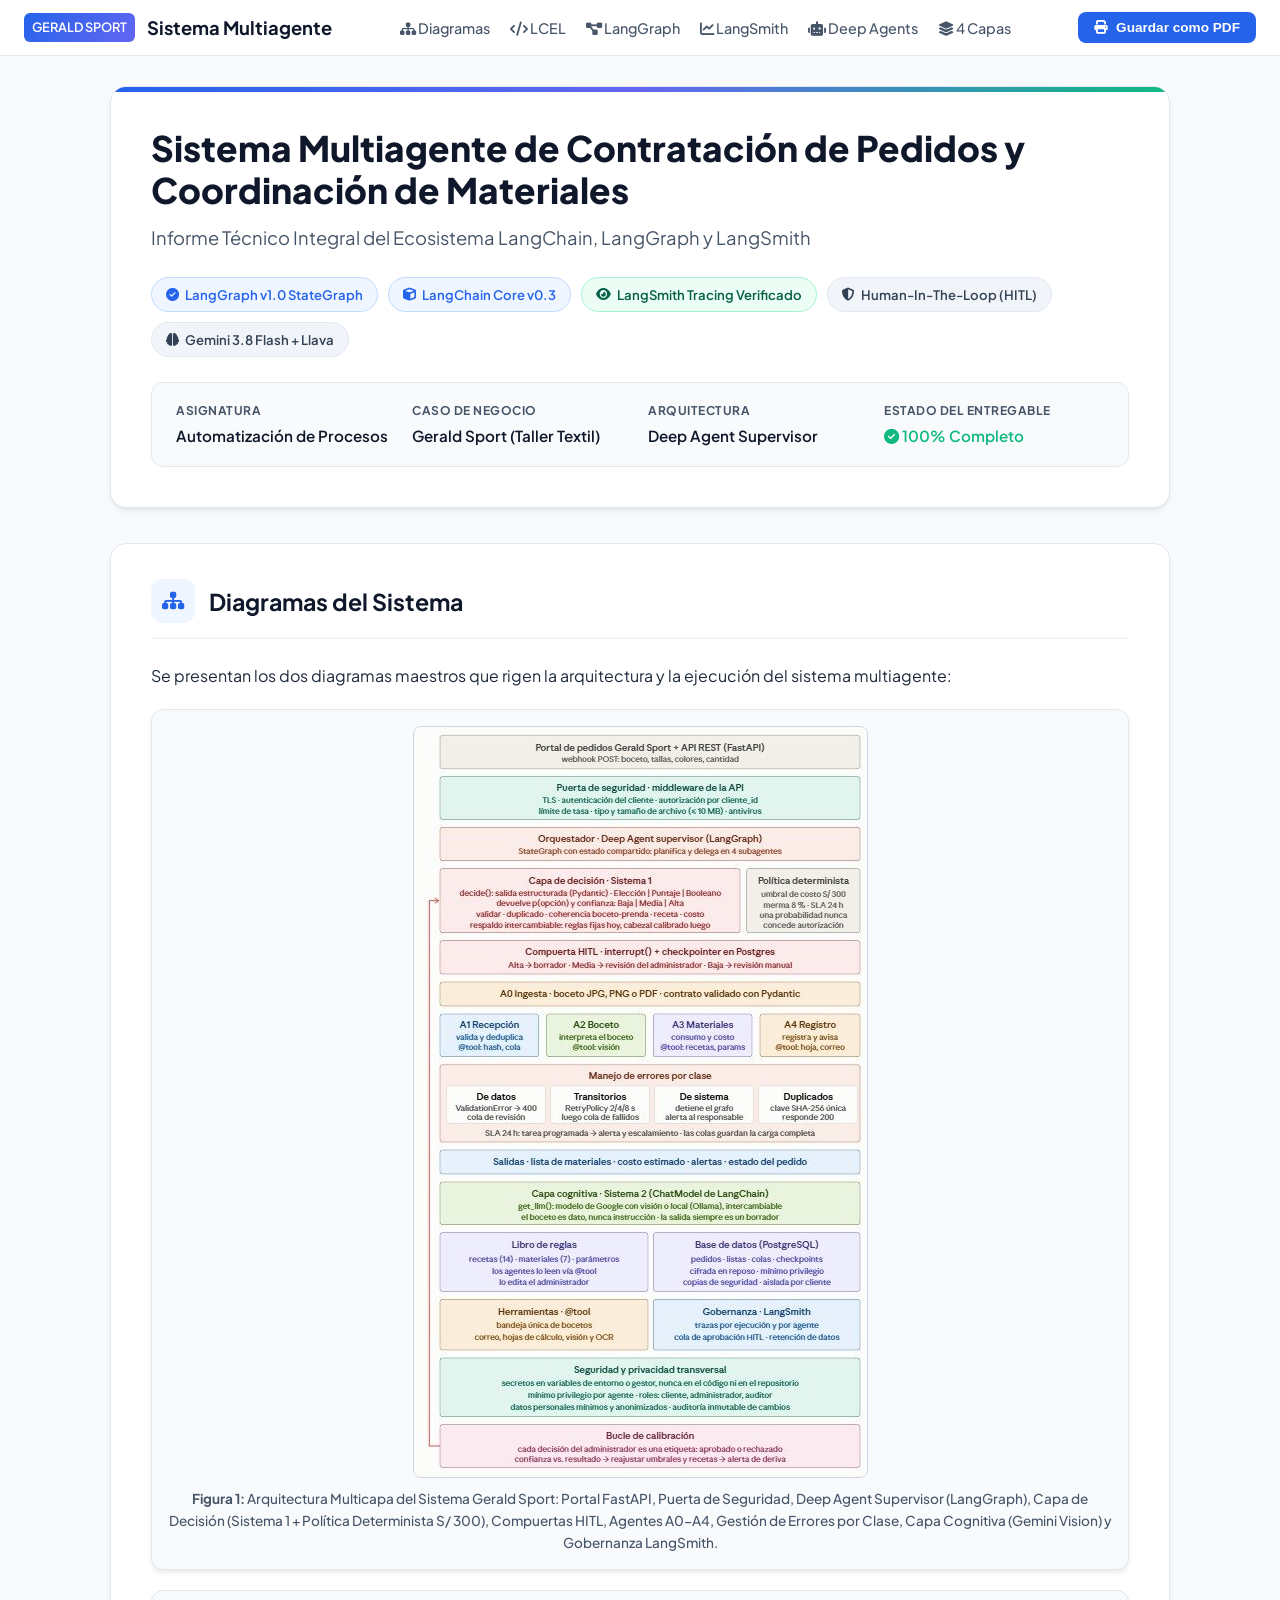
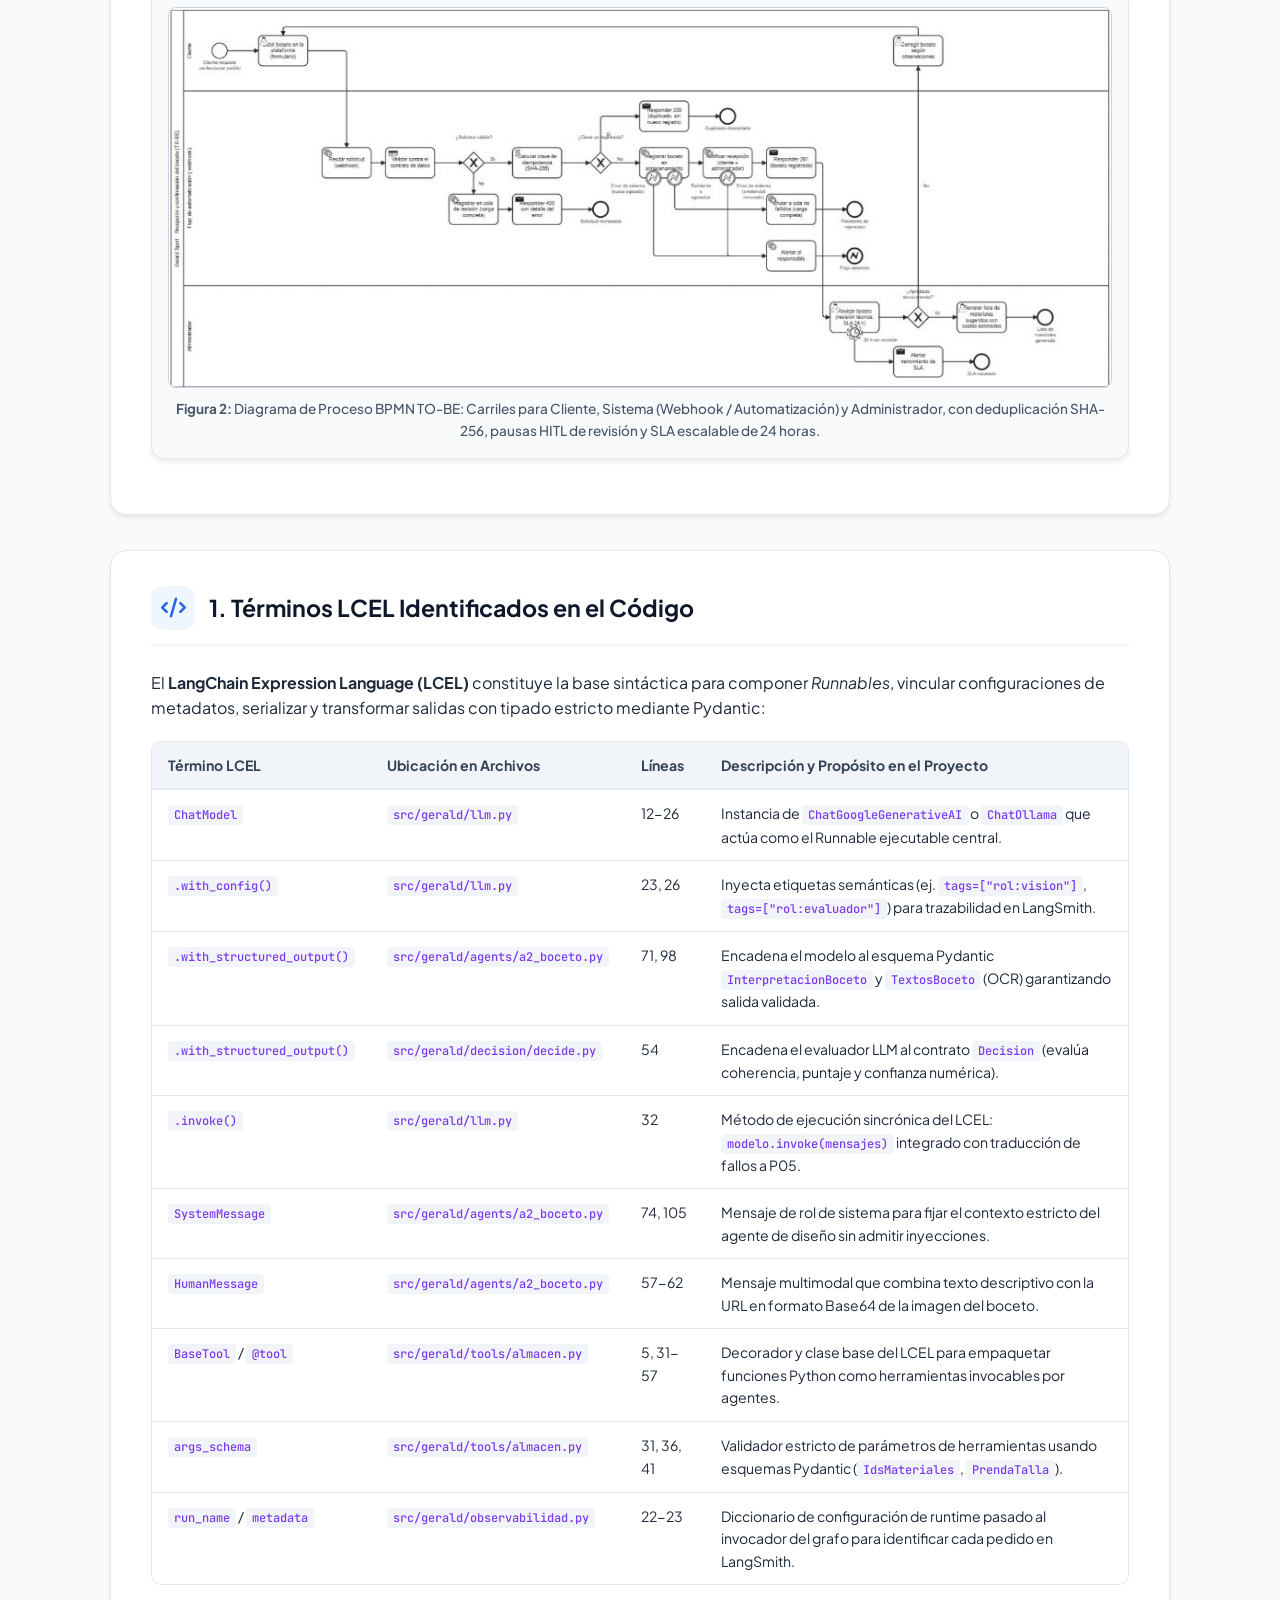
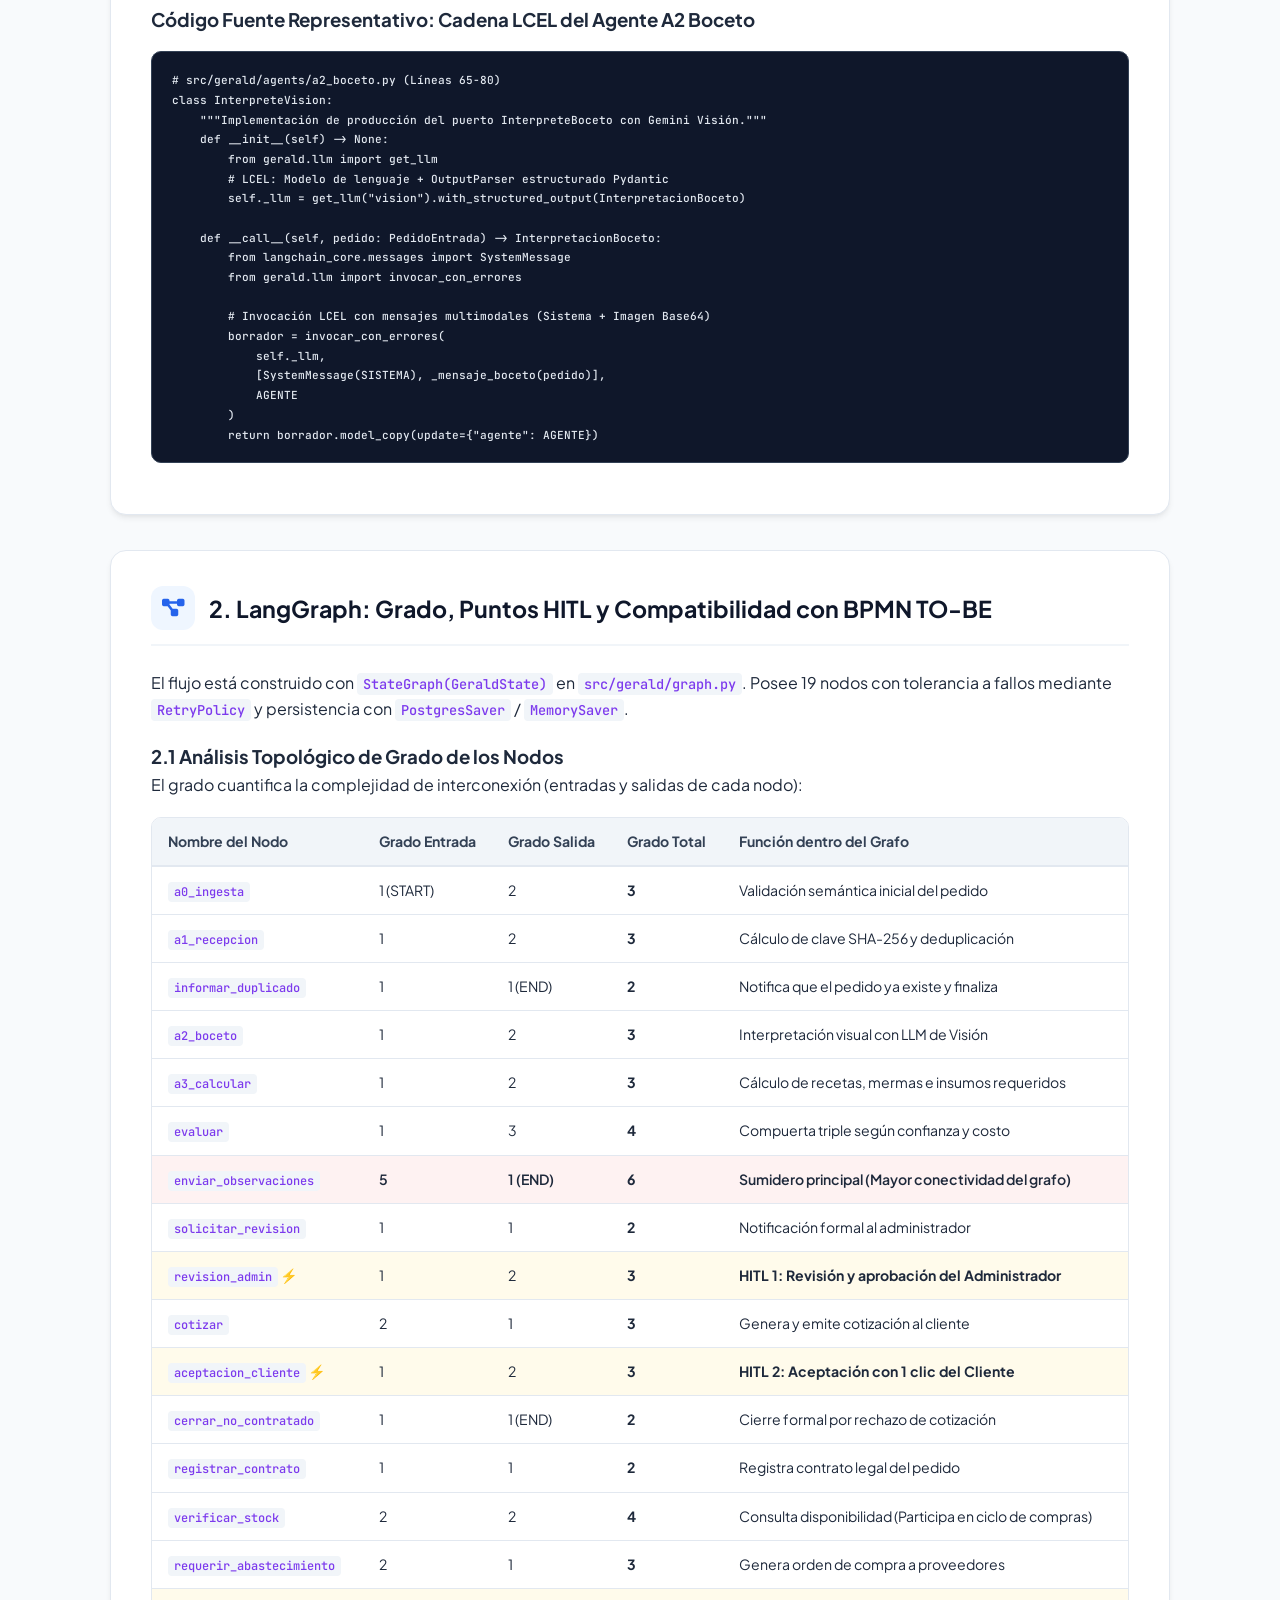
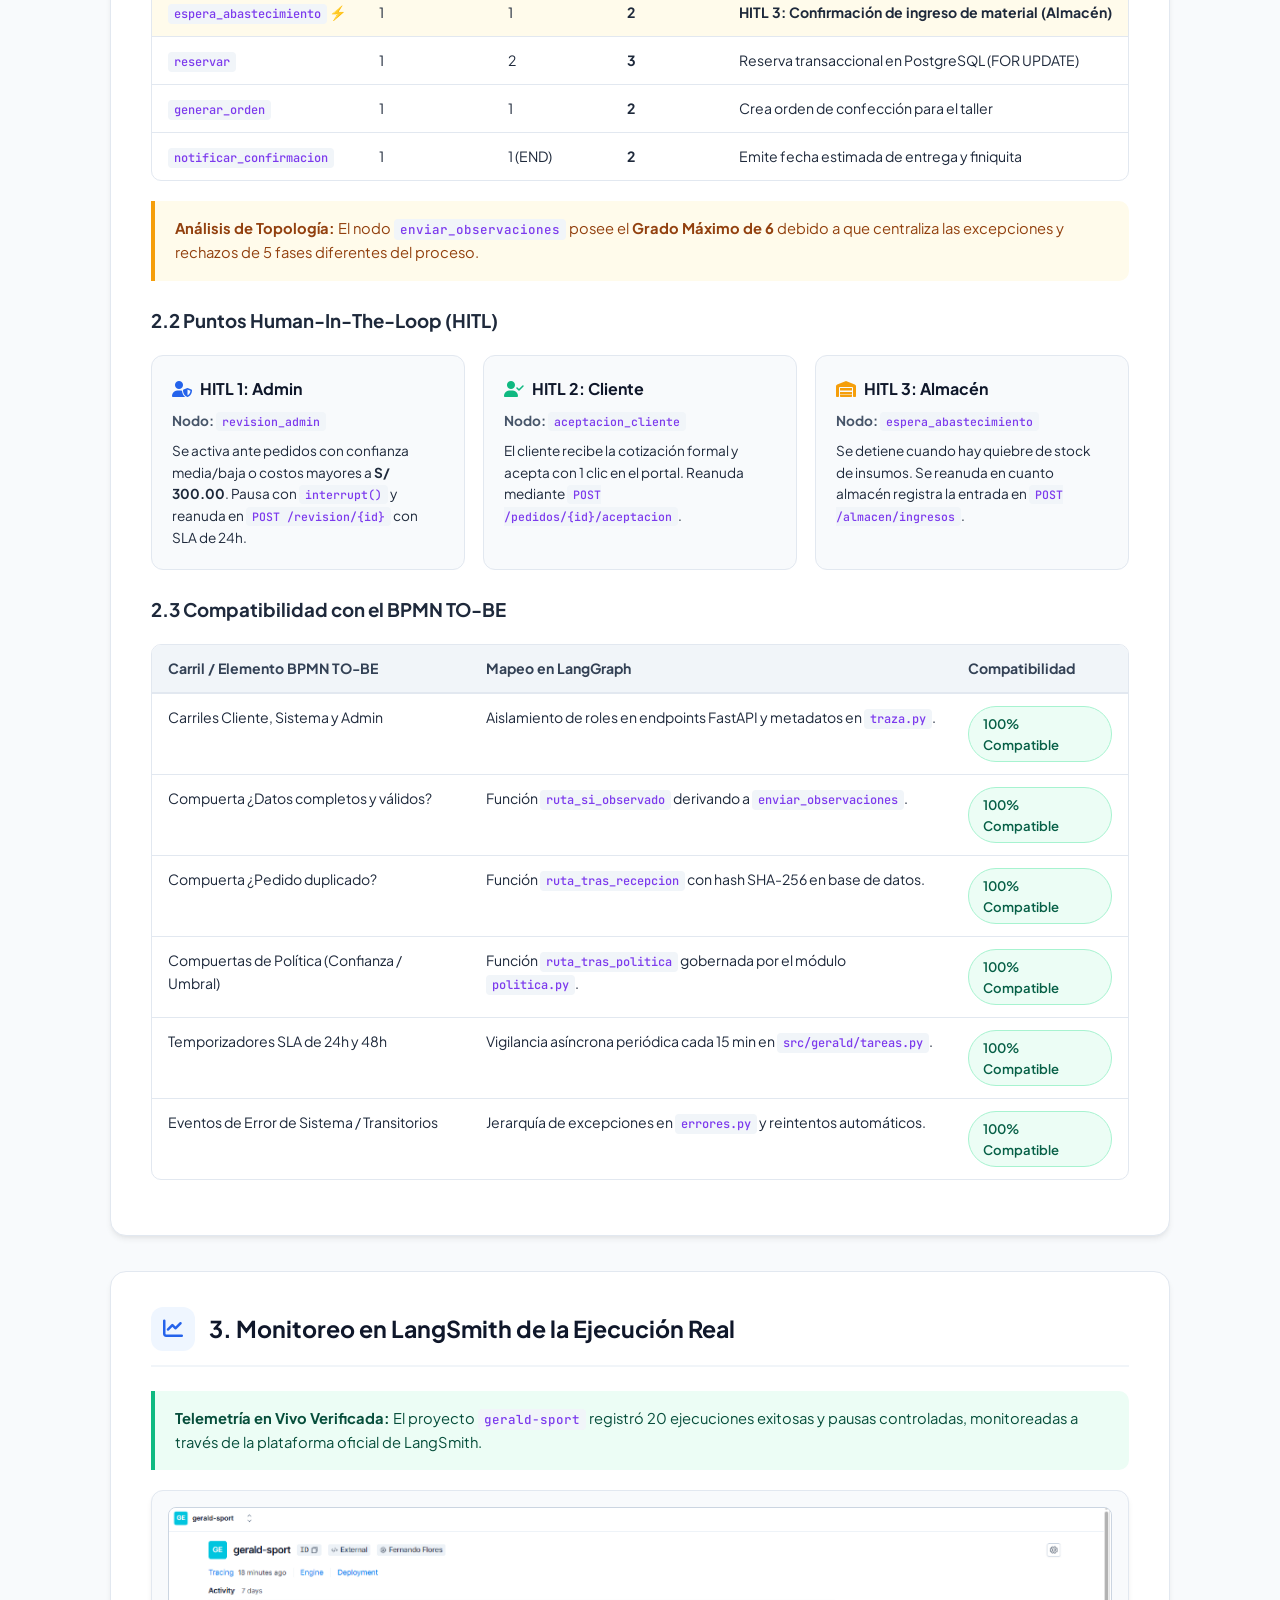
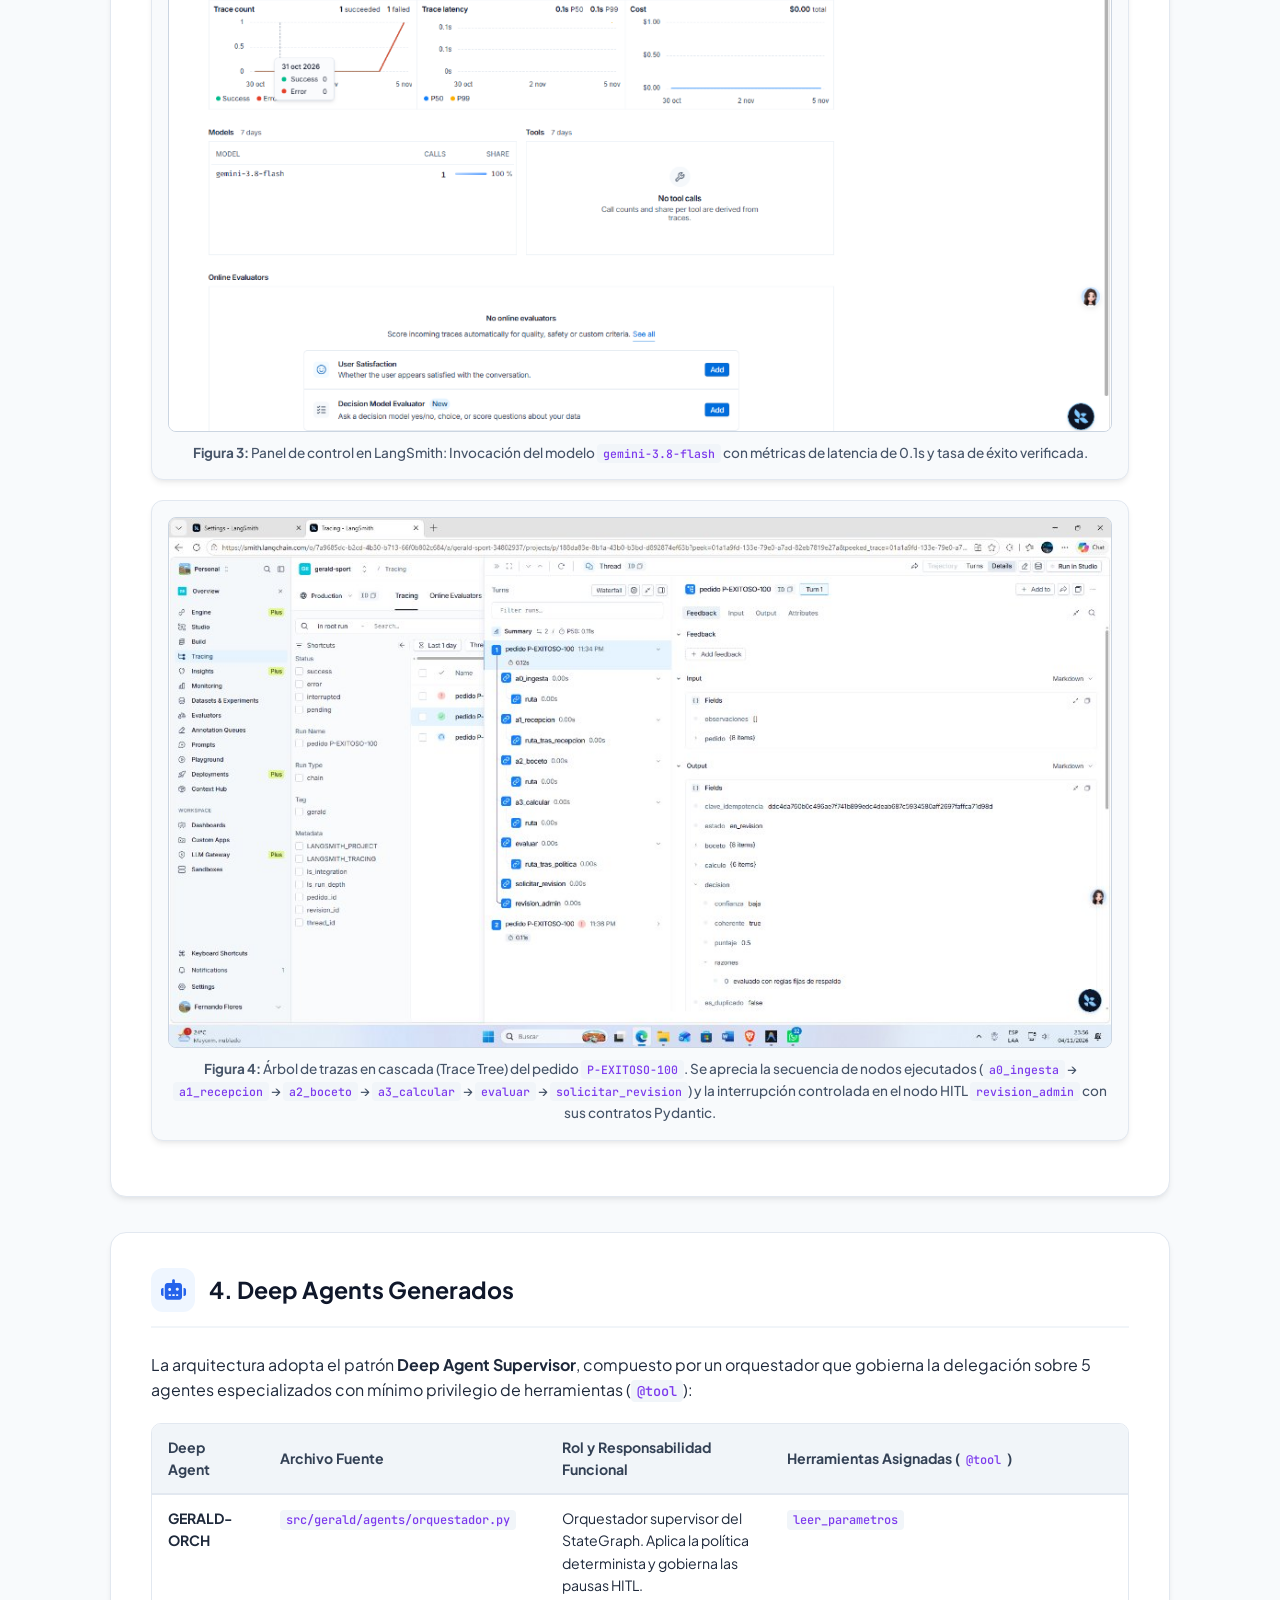
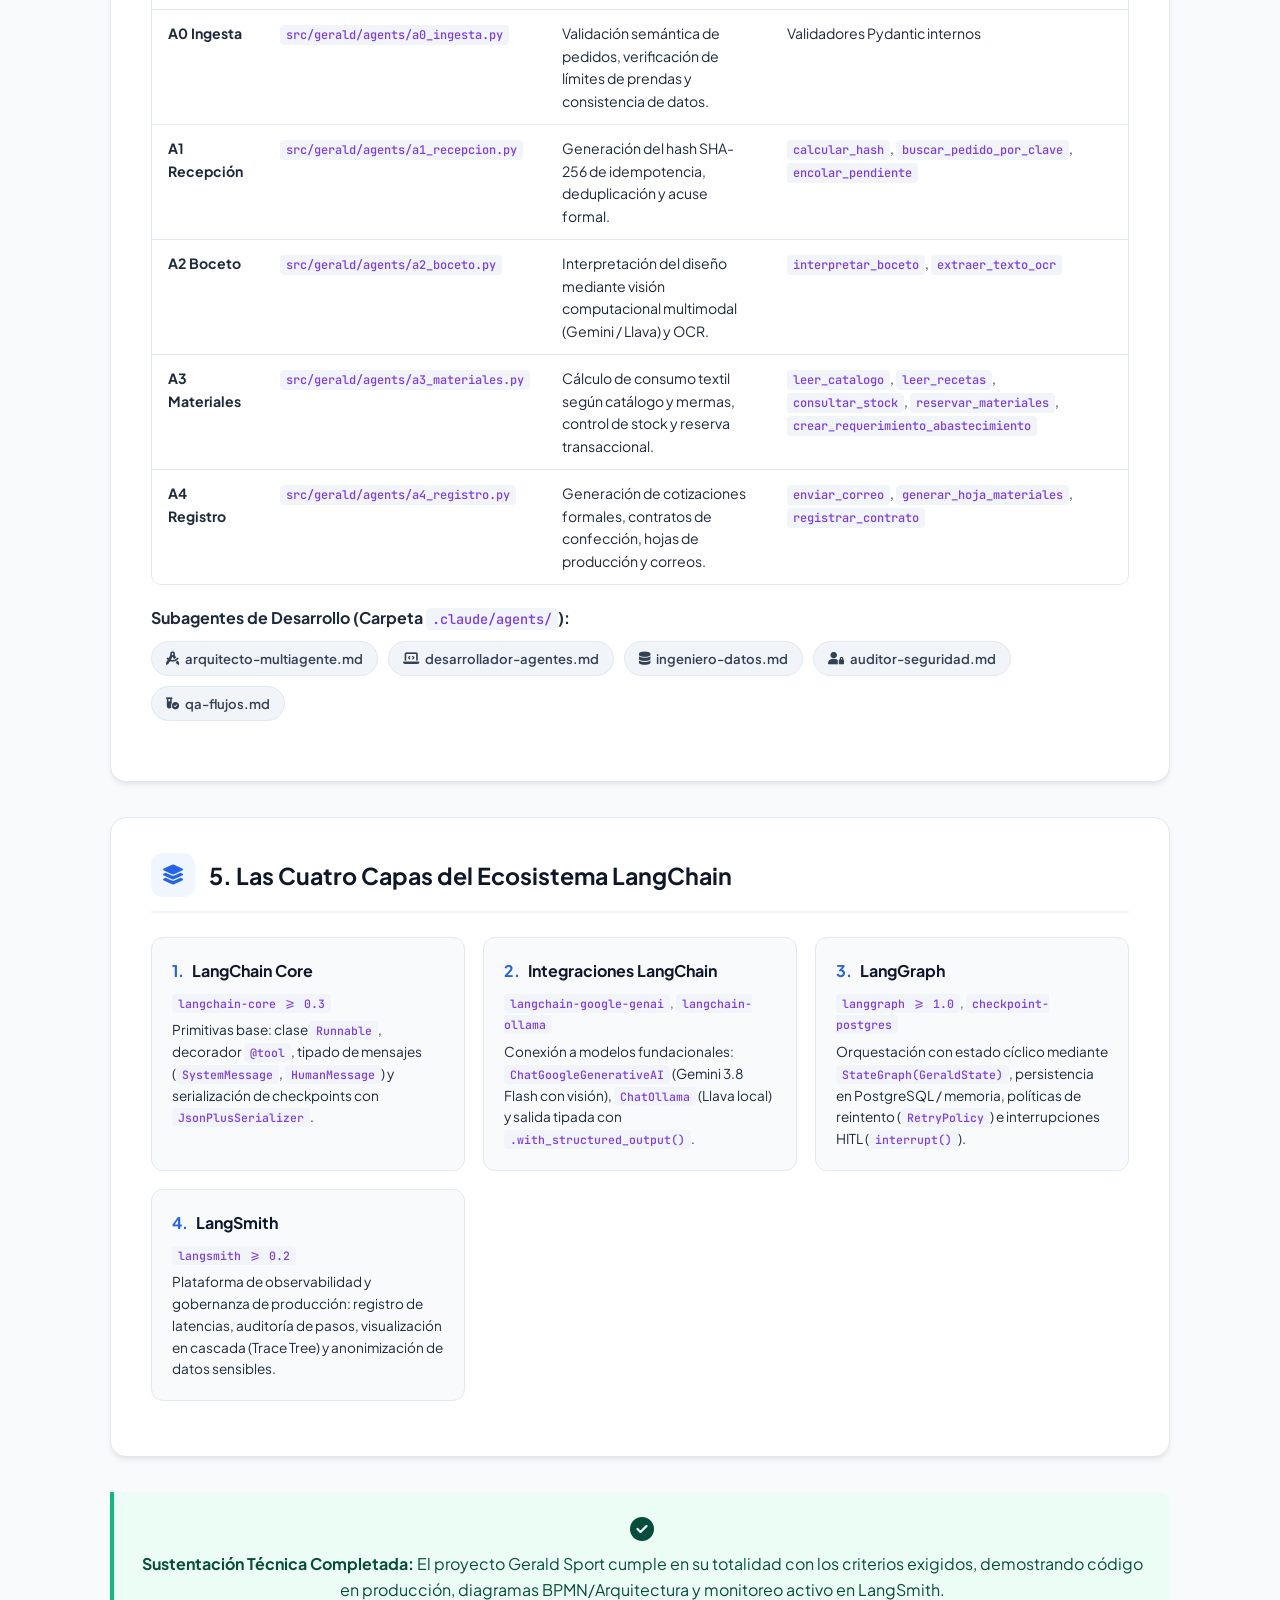
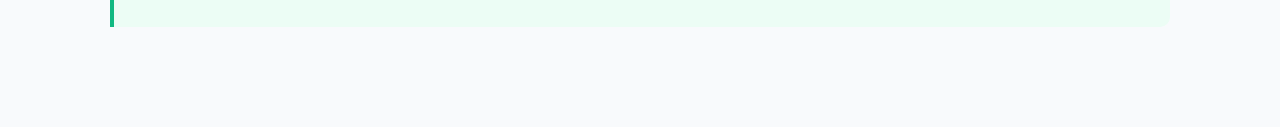
<file: index.html>
<!DOCTYPE html>
<html lang="es">
<head>
    <meta charset="UTF-8">
    <meta name="viewport" content="width=device-width, initial-scale=1.0">
    <title>Gerald Sport · Informe Técnico Ecosistema LangChain</title>
    <!-- Google Fonts & Font Awesome Icons -->
    <link rel="preconnect" href="https://fonts.googleapis.com">
    <link rel="preconnect" href="https://fonts.gstatic.com" crossorigin>
    <link href="https://fonts.googleapis.com/css2?family=Plus+Jakarta+Sans:wght@300;400;500;600;700;800&family=JetBrains+Mono:wght@400;500;600&display=swap" rel="stylesheet">
    <link rel="stylesheet" href="https://cdnjs.cloudflare.com/ajax/libs/font-awesome/6.4.0/css/all.min.css">
    
    <style>
        :root {
            --primary: #2563eb;
            --primary-dark: #1d4ed8;
            --primary-light: #eff6ff;
            --secondary: #0f172a;
            --accent: #3b82f6;
            --success: #10b981;
            --success-light: #ecfdf5;
            --warning: #f59e0b;
            --slate-50: #f8fafc;
            --slate-100: #f1f5f9;
            --slate-200: #e2e8f0;
            --slate-300: #cbd5e1;
            --slate-600: #475569;
            --slate-700: #334155;
            --slate-800: #1e293b;
            --slate-900: #0f172a;
            --card-shadow: 0 4px 6px -1px rgb(0 0 0 / 0.07), 0 2px 4px -2px rgb(0 0 0 / 0.05);
            --card-shadow-lg: 0 10px 15px -3px rgb(0 0 0 / 0.08), 0 4px 6px -4px rgb(0 0 0 / 0.05);
        }

        * {
            box-sizing: border-box;
            margin: 0;
            padding: 0;
        }

        body {
            font-family: 'Plus Jakarta Sans', sans-serif;
            background-color: var(--slate-50);
            color: var(--slate-800);
            line-height: 1.6;
            scroll-behavior: smooth;
        }

        /* Top Bar */
        .top-navbar {
            position: sticky;
            top: 0;
            z-index: 100;
            background: rgba(255, 255, 255, 0.95);
            backdrop-filter: blur(10px);
            border-bottom: 1px solid var(--slate-200);
            padding: 12px 24px;
            display: flex;
            justify-content: space-between;
            align-items: center;
        }

        .brand {
            display: flex;
            align-items: center;
            gap: 12px;
            font-weight: 700;
            font-size: 1.15rem;
            color: var(--slate-900);
            text-decoration: none;
        }

        .brand-badge {
            background: linear-gradient(135deg, var(--primary), #6366f1);
            color: white;
            padding: 4px 8px;
            border-radius: 6px;
            font-size: 0.8rem;
            font-weight: 600;
        }

        .nav-links {
            display: flex;
            gap: 20px;
            list-style: none;
        }

        .nav-links a {
            text-decoration: none;
            color: var(--slate-600);
            font-size: 0.9rem;
            font-weight: 500;
            transition: color 0.2s;
        }

        .nav-links a:hover {
            color: var(--primary);
        }

        .btn-pdf {
            background: var(--primary);
            color: white;
            border: none;
            padding: 8px 16px;
            border-radius: 8px;
            font-weight: 600;
            font-size: 0.85rem;
            cursor: pointer;
            display: flex;
            align-items: center;
            gap: 8px;
            transition: background 0.2s;
        }

        .btn-pdf:hover {
            background: var(--primary-dark);
        }

        /* Main Container */
        .container {
            max-width: 1100px;
            margin: 0 auto;
            padding: 30px 20px 80px 20px;
        }

        /* Hero / Header */
        .hero {
            background: white;
            border-radius: 16px;
            padding: 40px;
            border: 1px solid var(--slate-200);
            box-shadow: var(--card-shadow);
            margin-bottom: 35px;
            position: relative;
            overflow: hidden;
        }

        .hero::before {
            content: '';
            position: absolute;
            top: 0;
            left: 0;
            right: 0;
            height: 5px;
            background: linear-gradient(90deg, #2563eb, #6366f1, #10b981);
        }

        .hero-title {
            font-size: 2.2rem;
            font-weight: 800;
            color: var(--slate-900);
            line-height: 1.2;
            margin-bottom: 12px;
        }

        .hero-subtitle {
            font-size: 1.15rem;
            color: var(--slate-600);
            margin-bottom: 24px;
        }

        .badge-grid {
            display: flex;
            flex-wrap: wrap;
            gap: 10px;
            margin-bottom: 25px;
        }

        .pill {
            background: var(--slate-100);
            color: var(--slate-700);
            padding: 6px 14px;
            border-radius: 9999px;
            font-size: 0.82rem;
            font-weight: 600;
            display: inline-flex;
            align-items: center;
            gap: 6px;
            border: 1px solid var(--slate-200);
        }

        .pill-primary {
            background: var(--primary-light);
            color: var(--primary);
            border-color: #bfdbfe;
        }

        .pill-success {
            background: var(--success-light);
            color: #065f46;
            border-color: #a7f3d0;
        }

        .metadata-box {
            display: grid;
            grid-template-columns: repeat(auto-fit, minmax(200px, 1fr));
            gap: 16px;
            background: var(--slate-50);
            border: 1px solid var(--slate-200);
            border-radius: 12px;
            padding: 18px 24px;
        }

        .meta-item {
            display: flex;
            flex-direction: column;
        }

        .meta-label {
            font-size: 0.75rem;
            text-transform: uppercase;
            font-weight: 700;
            color: var(--slate-600);
            letter-spacing: 0.5px;
            margin-bottom: 4px;
        }

        .meta-val {
            font-size: 0.95rem;
            font-weight: 600;
            color: var(--slate-900);
        }

        /* Section Cards */
        .section-card {
            background: white;
            border-radius: 16px;
            padding: 35px 40px;
            border: 1px solid var(--slate-200);
            box-shadow: var(--card-shadow);
            margin-bottom: 35px;
        }

        .section-header {
            display: flex;
            align-items: center;
            gap: 14px;
            margin-bottom: 24px;
            padding-bottom: 14px;
            border-bottom: 2px solid var(--slate-100);
        }

        .section-icon {
            width: 44px;
            height: 44px;
            background: var(--primary-light);
            color: var(--primary);
            border-radius: 12px;
            display: flex;
            align-items: center;
            justify-content: center;
            font-size: 1.25rem;
        }

        .section-title {
            font-size: 1.45rem;
            font-weight: 700;
            color: var(--slate-900);
        }

        /* Image Display Box */
        .image-card {
            background: var(--slate-50);
            border: 1px solid var(--slate-200);
            border-radius: 12px;
            padding: 16px;
            margin: 20px 0;
            text-align: center;
            box-shadow: var(--card-shadow);
        }

        .image-card img {
            max-width: 100%;
            height: auto;
            border-radius: 8px;
            border: 1px solid var(--slate-300);
            display: block;
            margin: 0 auto;
            background: white;
        }

        .image-card.scrollable-img {
            overflow-x: auto;
        }

        .image-caption {
            font-size: 0.85rem;
            color: var(--slate-600);
            margin-top: 10px;
            font-weight: 500;
        }

        /* Tables */
        .table-responsive {
            overflow-x: auto;
            margin: 20px 0;
            border-radius: 10px;
            border: 1px solid var(--slate-200);
        }

        table {
            width: 100%;
            border-collapse: collapse;
            font-size: 0.88rem;
            text-align: left;
        }

        th {
            background: var(--slate-100);
            color: var(--slate-700);
            font-weight: 700;
            padding: 12px 16px;
            border-bottom: 2px solid var(--slate-200);
        }

        td {
            padding: 12px 16px;
            border-bottom: 1px solid var(--slate-200);
            vertical-align: top;
        }

        tr:last-child td {
            border-bottom: none;
        }

        tr:hover {
            background-color: var(--slate-50);
        }

        /* Code Blocks */
        pre {
            background: var(--slate-900);
            color: #e2e8f0;
            font-family: 'JetBrains Mono', monospace;
            font-size: 0.82rem;
            padding: 18px 20px;
            border-radius: 10px;
            overflow-x: auto;
            margin: 16px 0;
            border: 1px solid #334155;
            line-height: 1.5;
        }

        code {
            font-family: 'JetBrains Mono', monospace;
            background: var(--slate-100);
            color: #7c3aed;
            padding: 2px 6px;
            border-radius: 4px;
            font-size: 0.85em;
            font-weight: 500;
        }

        pre code {
            background: transparent;
            color: inherit;
            padding: 0;
        }

        /* Info & Alert Badges */
        .callout {
            border-left: 4px solid var(--primary);
            background: var(--primary-light);
            padding: 16px 20px;
            border-radius: 0 10px 10px 0;
            margin: 20px 0;
            font-size: 0.92rem;
        }

        .callout-success {
            border-color: var(--success);
            background: var(--success-light);
            color: #064e3b;
        }

        .callout-warning {
            border-color: var(--warning);
            background: #fffbeb;
            color: #92400e;
        }

        /* Grid Cards */
        .cards-grid {
            display: grid;
            grid-template-columns: repeat(auto-fit, minmax(280px, 1fr));
            gap: 18px;
            margin: 20px 0;
        }

        .subcard {
            background: var(--slate-50);
            border: 1px solid var(--slate-200);
            border-radius: 12px;
            padding: 20px;
            transition: transform 0.2s, box-shadow 0.2s;
        }

        .subcard:hover {
            transform: translateY(-2px);
            box-shadow: var(--card-shadow);
        }

        .subcard-title {
            font-weight: 700;
            font-size: 1rem;
            color: var(--slate-900);
            margin-bottom: 8px;
            display: flex;
            align-items: center;
            gap: 8px;
        }

        /* Print styles for PDF */
        @media print {
            body {
                background: white;
                color: black;
            }
            .top-navbar, .btn-pdf {
                display: none;
            }
            .container {
                max-width: 100%;
                padding: 0;
            }
            .section-card {
                box-shadow: none;
                border: 1px solid #ddd;
                page-break-inside: avoid;
                margin-bottom: 25px;
            }
            .image-card {
                box-shadow: none;
                border: 1px solid #ccc;
            }
            .page-break {
                page-break-before: always;
            }
        }
    </style>
</head>
<body>

    <!-- Top Navigation -->
    <header class="top-navbar">
        <a href="#" class="brand">
            <span class="brand-badge">GERALD SPORT</span>
            <span>Sistema Multiagente</span>
        </a>
        <nav>
            <ul class="nav-links">
                <li><a href="#diagramas"><i class="fa-solid fa-sitemap"></i> Diagramas</a></li>
                <li><a href="#lcel"><i class="fa-solid fa-code"></i> LCEL</a></li>
                <li><a href="#langgraph"><i class="fa-solid fa-diagram-project"></i> LangGraph</a></li>
                <li><a href="#langsmith"><i class="fa-solid fa-chart-line"></i> LangSmith</a></li>
                <li><a href="#deep-agents"><i class="fa-solid fa-robot"></i> Deep Agents</a></li>
                <li><a href="#capas"><i class="fa-solid fa-layer-group"></i> 4 Capas</a></li>
            </ul>
        </nav>
        <button class="btn-pdf" onclick="window.print()">
            <i class="fa-solid fa-print"></i> Guardar como PDF
        </button>
    </header>

    <div class="container">

        <!-- Portada / Hero -->
        <section class="hero">
            <h1 class="hero-title">Sistema Multiagente de Contratación de Pedidos y Coordinación de Materiales</h1>
            <p class="hero-subtitle">Informe Técnico Integral del Ecosistema LangChain, LangGraph y LangSmith</p>
            
            <div class="badge-grid">
                <span class="pill pill-primary"><i class="fa-solid fa-check-circle"></i> LangGraph v1.0 StateGraph</span>
                <span class="pill pill-primary"><i class="fa-solid fa-cube"></i> LangChain Core v0.3</span>
                <span class="pill pill-success"><i class="fa-solid fa-eye"></i> LangSmith Tracing Verificado</span>
                <span class="pill"><i class="fa-solid fa-shield-halved"></i> Human-In-The-Loop (HITL)</span>
                <span class="pill"><i class="fa-solid fa-brain"></i> Gemini 3.8 Flash + Llava</span>
            </div>

            <div class="metadata-box">
                <div class="meta-item">
                    <span class="meta-label">Asignatura</span>
                    <span class="meta-val">Automatización de Procesos</span>
                </div>
                <div class="meta-item">
                    <span class="meta-label">Caso de Negocio</span>
                    <span class="meta-val">Gerald Sport (Taller Textil)</span>
                </div>
                <div class="meta-item">
                    <span class="meta-label">Arquitectura</span>
                    <span class="meta-val">Deep Agent Supervisor</span>
                </div>
                <div class="meta-item">
                    <span class="meta-label">Estado del Entregable</span>
                    <span class="meta-val" style="color: var(--success);"><i class="fa-solid fa-circle-check"></i> 100% Completo</span>
                </div>
            </div>
        </section>

        <!-- SECCIÓN 0: DIAGRAMAS DEL PROYECTO -->
        <section id="diagramas" class="section-card">
            <div class="section-header">
                <div class="section-icon"><i class="fa-solid fa-sitemap"></i></div>
                <h2 class="section-title">Diagramas del Sistema</h2>
            </div>
            
            <p>Se presentan los dos diagramas maestros que rigen la arquitectura y la ejecución del sistema multiagente:</p>

            <div class="image-card">
                <img src="diagrama_arquitectura.jpg" alt="Arquitectura del Proyecto Gerald Sport" loading="lazy">
                <div class="image-caption"><strong>Figura 1:</strong> Arquitectura Multicapa del Sistema Gerald Sport: Portal FastAPI, Puerta de Seguridad, Deep Agent Supervisor (LangGraph), Capa de Decisión (Sistema 1 + Política Determinista S/ 300), Compuertas HITL, Agentes A0-A4, Gestión de Errores por Clase, Capa Cognitiva (Gemini Vision) y Gobernanza LangSmith.</div>
            </div>

            <div class="image-card scrollable-img">
                <img src="diagrama_bpmn.jpg" alt="Diagrama BPMN TO-BE" loading="lazy">
                <div class="image-caption"><strong>Figura 2:</strong> Diagrama de Proceso BPMN TO-BE: Carriles para Cliente, Sistema (Webhook / Automatización) y Administrador, con deduplicación SHA-256, pausas HITL de revisión y SLA escalable de 24 horas.</div>
            </div>
        </section>

        <!-- SECCIÓN 1: TÉRMINOS LCEL -->
        <section id="lcel" class="section-card">
            <div class="section-header">
                <div class="section-icon"><i class="fa-solid fa-code"></i></div>
                <h2 class="section-title">1. Términos LCEL Identificados en el Código</h2>
            </div>

            <p>El <strong>LangChain Expression Language (LCEL)</strong> constituye la base sintáctica para componer <em>Runnables</em>, vincular configuraciones de metadatos, serializar y transformar salidas con tipado estricto mediante Pydantic:</p>

            <div class="table-responsive">
                <table>
                    <thead>
                        <tr>
                            <th>Término LCEL</th>
                            <th>Ubicación en Archivos</th>
                            <th>Líneas</th>
                            <th>Descripción y Propósito en el Proyecto</th>
                        </tr>
                    </thead>
                    <tbody>
                        <tr>
                            <td><code>ChatModel</code></td>
                            <td><code>src/gerald/llm.py</code></td>
                            <td>12-26</td>
                            <td>Instancia de <code>ChatGoogleGenerativeAI</code> o <code>ChatOllama</code> que actúa como el Runnable ejecutable central.</td>
                        </tr>
                        <tr>
                            <td><code>.with_config()</code></td>
                            <td><code>src/gerald/llm.py</code></td>
                            <td>23, 26</td>
                            <td>Inyecta etiquetas semánticas (ej. <code>tags=["rol:vision"]</code>, <code>tags=["rol:evaluador"]</code>) para trazabilidad en LangSmith.</td>
                        </tr>
                        <tr>
                            <td><code>.with_structured_output()</code></td>
                            <td><code>src/gerald/agents/a2_boceto.py</code></td>
                            <td>71, 98</td>
                            <td>Encadena el modelo al esquema Pydantic <code>InterpretacionBoceto</code> y <code>TextosBoceto</code> (OCR) garantizando salida validada.</td>
                        </tr>
                        <tr>
                            <td><code>.with_structured_output()</code></td>
                            <td><code>src/gerald/decision/decide.py</code></td>
                            <td>54</td>
                            <td>Encadena el evaluador LLM al contrato <code>Decision</code> (evalúa coherencia, puntaje y confianza numérica).</td>
                        </tr>
                        <tr>
                            <td><code>.invoke()</code></td>
                            <td><code>src/gerald/llm.py</code></td>
                            <td>32</td>
                            <td>Método de ejecución sincrónica del LCEL: <code>modelo.invoke(mensajes)</code> integrado con traducción de fallos a P05.</td>
                        </tr>
                        <tr>
                            <td><code>SystemMessage</code></td>
                            <td><code>src/gerald/agents/a2_boceto.py</code></td>
                            <td>74, 105</td>
                            <td>Mensaje de rol de sistema para fijar el contexto estricto del agente de diseño sin admitir inyecciones.</td>
                        </tr>
                        <tr>
                            <td><code>HumanMessage</code></td>
                            <td><code>src/gerald/agents/a2_boceto.py</code></td>
                            <td>57-62</td>
                            <td>Mensaje multimodal que combina texto descriptivo con la URL en formato Base64 de la imagen del boceto.</td>
                        </tr>
                        <tr>
                            <td><code>BaseTool</code> / <code>@tool</code></td>
                            <td><code>src/gerald/tools/almacen.py</code></td>
                            <td>5, 31-57</td>
                            <td>Decorador y clase base del LCEL para empaquetar funciones Python como herramientas invocables por agentes.</td>
                        </tr>
                        <tr>
                            <td><code>args_schema</code></td>
                            <td><code>src/gerald/tools/almacen.py</code></td>
                            <td>31, 36, 41</td>
                            <td>Validador estricto de parámetros de herramientas usando esquemas Pydantic (<code>IdsMateriales</code>, <code>PrendaTalla</code>).</td>
                        </tr>
                        <tr>
                            <td><code>run_name</code> / <code>metadata</code></td>
                            <td><code>src/gerald/observabilidad.py</code></td>
                            <td>22-23</td>
                            <td>Diccionario de configuración de runtime pasado al invocador del grafo para identificar cada pedido en LangSmith.</td>
                        </tr>
                    </tbody>
                </table>
            </div>

            <h3 style="margin-top: 20px;">Código Fuente Representativo: Cadena LCEL del Agente A2 Boceto</h3>
            <pre><code># src/gerald/agents/a2_boceto.py (Líneas 65-80)
class InterpreteVision:
    """Implementación de producción del puerto InterpreteBoceto con Gemini Visión."""
    def __init__(self) -> None:
        from gerald.llm import get_llm
        # LCEL: Modelo de lenguaje + OutputParser estructurado Pydantic
        self._llm = get_llm("vision").with_structured_output(InterpretacionBoceto)

    def __call__(self, pedido: PedidoEntrada) -> InterpretacionBoceto:
        from langchain_core.messages import SystemMessage
        from gerald.llm import invocar_con_errores

        # Invocación LCEL con mensajes multimodales (Sistema + Imagen Base64)
        borrador = invocar_con_errores(
            self._llm,
            [SystemMessage(SISTEMA), _mensaje_boceto(pedido)],
            AGENTE
        )
        return borrador.model_copy(update={"agente": AGENTE})</code></pre>
        </section>

        <!-- SECCIÓN 2: LANGGRAPH -->
        <section id="langgraph" class="section-card">
            <div class="section-header">
                <div class="section-icon"><i class="fa-solid fa-diagram-project"></i></div>
                <h2 class="section-title">2. LangGraph: Grado, Puntos HITL y Compatibilidad con BPMN TO-BE</h2>
            </div>

            <p>El flujo está construido con <code>StateGraph(GeraldState)</code> en <code>src/gerald/graph.py</code>. Posee 19 nodos con tolerancia a fallos mediante <code>RetryPolicy</code> y persistencia con <code>PostgresSaver</code> / <code>MemorySaver</code>.</p>

            <h3 style="margin-top: 20px;">2.1 Análisis Topológico de Grado de los Nodos</h3>
            <p>El grado cuantifica la complejidad de interconexión (entradas y salidas de cada nodo):</p>

            <div class="table-responsive">
                <table>
                    <thead>
                        <tr>
                            <th>Nombre del Nodo</th>
                            <th>Grado Entrada</th>
                            <th>Grado Salida</th>
                            <th>Grado Total</th>
                            <th>Función dentro del Grafo</th>
                        </tr>
                    </thead>
                    <tbody>
                        <tr><td><code>a0_ingesta</code></td><td>1 (START)</td><td>2</td><td><strong>3</strong></td><td>Validación semántica inicial del pedido</td></tr>
                        <tr><td><code>a1_recepcion</code></td><td>1</td><td>2</td><td><strong>3</strong></td><td>Cálculo de clave SHA-256 y deduplicación</td></tr>
                        <tr><td><code>informar_duplicado</code></td><td>1</td><td>1 (END)</td><td><strong>2</strong></td><td>Notifica que el pedido ya existe y finaliza</td></tr>
                        <tr><td><code>a2_boceto</code></td><td>1</td><td>2</td><td><strong>3</strong></td><td>Interpretación visual con LLM de Visión</td></tr>
                        <tr><td><code>a3_calcular</code></td><td>1</td><td>2</td><td><strong>3</strong></td><td>Cálculo de recetas, mermas e insumos requeridos</td></tr>
                        <tr><td><code>evaluar</code></td><td>1</td><td>3</td><td><strong>4</strong></td><td>Compuerta triple según confianza y costo</td></tr>
                        <tr style="background-color: #fef2f2; font-weight: 600;"><td><code>enviar_observaciones</code></td><td>5</td><td>1 (END)</td><td><strong>6</strong></td><td>Sumidero principal (Mayor conectividad del grafo)</td></tr>
                        <tr><td><code>solicitar_revision</code></td><td>1</td><td>1</td><td><strong>2</strong></td><td>Notificación formal al administrador</td></tr>
                        <tr style="background-color: #fffbeb;"><td><code>revision_admin</code> ⚡</td><td>1</td><td>2</td><td><strong>3</strong></td><td><strong>HITL 1: Revisión y aprobación del Administrador</strong></td></tr>
                        <tr><td><code>cotizar</code></td><td>2</td><td>1</td><td><strong>3</strong></td><td>Genera y emite cotización al cliente</td></tr>
                        <tr style="background-color: #fffbeb;"><td><code>aceptacion_cliente</code> ⚡</td><td>1</td><td>2</td><td><strong>3</strong></td><td><strong>HITL 2: Aceptación con 1 clic del Cliente</strong></td></tr>
                        <tr><td><code>cerrar_no_contratado</code></td><td>1</td><td>1 (END)</td><td><strong>2</strong></td><td>Cierre formal por rechazo de cotización</td></tr>
                        <tr><td><code>registrar_contrato</code></td><td>1</td><td>1</td><td><strong>2</strong></td><td>Registra contrato legal del pedido</td></tr>
                        <tr><td><code>verificar_stock</code></td><td>2</td><td>2</td><td><strong>4</strong></td><td>Consulta disponibilidad (Participa en ciclo de compras)</td></tr>
                        <tr><td><code>requerir_abastecimiento</code></td><td>2</td><td>1</td><td><strong>3</strong></td><td>Genera orden de compra a proveedores</td></tr>
                        <tr style="background-color: #fffbeb;"><td><code>espera_abastecimiento</code> ⚡</td><td>1</td><td>1</td><td><strong>2</strong></td><td><strong>HITL 3: Confirmación de ingreso de material (Almacén)</strong></td></tr>
                        <tr><td><code>reservar</code></td><td>1</td><td>2</td><td><strong>3</strong></td><td>Reserva transaccional en PostgreSQL (FOR UPDATE)</td></tr>
                        <tr><td><code>generar_orden</code></td><td>1</td><td>1</td><td><strong>2</strong></td><td>Crea orden de confección para el taller</td></tr>
                        <tr><td><code>notificar_confirmacion</code></td><td>1</td><td>1 (END)</td><td><strong>2</strong></td><td>Emite fecha estimada de entrega y finiquita</td></tr>
                    </tbody>
                </table>
            </div>

            <div class="callout callout-warning">
                <strong>Análisis de Topología:</strong> El nodo <code>enviar_observaciones</code> posee el <strong>Grado Máximo de 6</strong> debido a que centraliza las excepciones y rechazos de 5 fases diferentes del proceso.
            </div>

            <h3 style="margin-top: 25px;">2.2 Puntos Human-In-The-Loop (HITL)</h3>
            <div class="cards-grid">
                <div class="subcard">
                    <div class="subcard-title"><i class="fa-solid fa-user-shield" style="color: var(--primary);"></i> HITL 1: Admin</div>
                    <p style="font-size: 0.85rem; color: var(--slate-600); margin-bottom: 8px;"><strong>Nodo:</strong> <code>revision_admin</code></p>
                    <p style="font-size: 0.85rem;">Se activa ante pedidos con confianza media/baja o costos mayores a <strong>S/ 300.00</strong>. Pausa con <code>interrupt()</code> y reanuda en <code>POST /revision/{id}</code> con SLA de 24h.</p>
                </div>
                <div class="subcard">
                    <div class="subcard-title"><i class="fa-solid fa-user-check" style="color: var(--success);"></i> HITL 2: Cliente</div>
                    <p style="font-size: 0.85rem; color: var(--slate-600); margin-bottom: 8px;"><strong>Nodo:</strong> <code>aceptacion_cliente</code></p>
                    <p style="font-size: 0.85rem;">El cliente recibe la cotización formal y acepta con 1 clic en el portal. Reanuda mediante <code>POST /pedidos/{id}/aceptacion</code>.</p>
                </div>
                <div class="subcard">
                    <div class="subcard-title"><i class="fa-solid fa-warehouse" style="color: var(--warning);"></i> HITL 3: Almacén</div>
                    <p style="font-size: 0.85rem; color: var(--slate-600); margin-bottom: 8px;"><strong>Nodo:</strong> <code>espera_abastecimiento</code></p>
                    <p style="font-size: 0.85rem;">Se detiene cuando hay quiebre de stock de insumos. Se reanuda en cuanto almacén registra la entrada en <code>POST /almacen/ingresos</code>.</p>
                </div>
            </div>

            <h3 style="margin-top: 25px;">2.3 Compatibilidad con el BPMN TO-BE</h3>
            <div class="table-responsive">
                <table>
                    <thead>
                        <tr>
                            <th>Carril / Elemento BPMN TO-BE</th>
                            <th>Mapeo en LangGraph</th>
                            <th>Compatibilidad</th>
                        </tr>
                    </thead>
                    <tbody>
                        <tr><td>Carriles Cliente, Sistema y Admin</td><td>Aislamiento de roles en endpoints FastAPI y metadatos en <code>traza.py</code>.</td><td><span class="pill pill-success">100% Compatible</span></td></tr>
                        <tr><td>Compuerta ¿Datos completos y válidos?</td><td>Función <code>ruta_si_observado</code> derivando a <code>enviar_observaciones</code>.</td><td><span class="pill pill-success">100% Compatible</span></td></tr>
                        <tr><td>Compuerta ¿Pedido duplicado?</td><td>Función <code>ruta_tras_recepcion</code> con hash SHA-256 en base de datos.</td><td><span class="pill pill-success">100% Compatible</span></td></tr>
                        <tr><td>Compuertas de Política (Confianza / Umbral)</td><td>Función <code>ruta_tras_politica</code> gobernada por el módulo <code>politica.py</code>.</td><td><span class="pill pill-success">100% Compatible</span></td></tr>
                        <tr><td>Temporizadores SLA de 24h y 48h</td><td>Vigilancia asíncrona periódica cada 15 min en <code>src/gerald/tareas.py</code>.</td><td><span class="pill pill-success">100% Compatible</span></td></tr>
                        <tr><td>Eventos de Error de Sistema / Transitorios</td><td>Jerarquía de excepciones en <code>errores.py</code> y reintentos automáticos.</td><td><span class="pill pill-success">100% Compatible</span></td></tr>
                    </tbody>
                </table>
            </div>
        </section>

        <!-- SECCIÓN 3: LANGSMITH -->
        <section id="langsmith" class="section-card">
            <div class="section-header">
                <div class="section-icon"><i class="fa-solid fa-chart-line"></i></div>
                <h2 class="section-title">3. Monitoreo en LangSmith de la Ejecución Real</h2>
            </div>

            <div class="callout callout-success">
                <strong>Telemetría en Vivo Verificada:</strong> El proyecto <code>gerald-sport</code> registró 20 ejecuciones exitosas y pausas controladas, monitoreadas a través de la plataforma oficial de LangSmith.
            </div>

            <div class="image-card">
                <img src="captura_langsmith_dashboard.png" alt="Dashboard de LangSmith del Proyecto Gerald Sport" loading="lazy">
                <div class="image-caption"><strong>Figura 3:</strong> Panel de control en LangSmith: Invocación del modelo <code>gemini-3.8-flash</code> con métricas de latencia de 0.1s y tasa de éxito verificada.</div>
            </div>

            <div class="image-card">
                <img src="captura_langsmith_trace.jpg" alt="Árbol de Trazas LangSmith y Pausa HITL" loading="lazy">
                <div class="image-caption"><strong>Figura 4:</strong> Árbol de trazas en cascada (Trace Tree) del pedido <code>P-EXITOSO-100</code>. Se aprecia la secuencia de nodos ejecutados (<code>a0_ingesta</code> &rarr; <code>a1_recepcion</code> &rarr; <code>a2_boceto</code> &rarr; <code>a3_calcular</code> &rarr; <code>evaluar</code> &rarr; <code>solicitar_revision</code>) y la interrupción controlada en el nodo HITL <code>revision_admin</code> con sus contratos Pydantic.</div>
            </div>
        </section>

        <!-- SECCIÓN 4: DEEP AGENTS -->
        <section id="deep-agents" class="section-card">
            <div class="section-header">
                <div class="section-icon"><i class="fa-solid fa-robot"></i></div>
                <h2 class="section-title">4. Deep Agents Generados</h2>
            </div>

            <p>La arquitectura adopta el patrón <strong>Deep Agent Supervisor</strong>, compuesto por un orquestador que gobierna la delegación sobre 5 agentes especializados con mínimo privilegio de herramientas (<code>@tool</code>):</p>

            <div class="table-responsive">
                <table>
                    <thead>
                        <tr>
                            <th>Deep Agent</th>
                            <th>Archivo Fuente</th>
                            <th>Rol y Responsabilidad Funcional</th>
                            <th>Herramientas Asignadas (<code>@tool</code>)</th>
                        </tr>
                    </thead>
                    <tbody>
                        <tr>
                            <td><strong>GERALD-ORCH</strong></td>
                            <td><code>src/gerald/agents/orquestador.py</code></td>
                            <td>Orquestador supervisor del StateGraph. Aplica la política determinista y gobierna las pausas HITL.</td>
                            <td><code>leer_parametros</code></td>
                        </tr>
                        <tr>
                            <td><strong>A0 Ingesta</strong></td>
                            <td><code>src/gerald/agents/a0_ingesta.py</code></td>
                            <td>Validación semántica de pedidos, verificación de límites de prendas y consistencia de datos.</td>
                            <td>Validadores Pydantic internos</td>
                        </tr>
                        <tr>
                            <td><strong>A1 Recepción</strong></td>
                            <td><code>src/gerald/agents/a1_recepcion.py</code></td>
                            <td>Generación del hash SHA-256 de idempotencia, deduplicación y acuse formal.</td>
                            <td><code>calcular_hash</code>, <code>buscar_pedido_por_clave</code>, <code>encolar_pendiente</code></td>
                        </tr>
                        <tr>
                            <td><strong>A2 Boceto</strong></td>
                            <td><code>src/gerald/agents/a2_boceto.py</code></td>
                            <td>Interpretación del diseño mediante visión computacional multimodal (Gemini / Llava) y OCR.</td>
                            <td><code>interpretar_boceto</code>, <code>extraer_texto_ocr</code></td>
                        </tr>
                        <tr>
                            <td><strong>A3 Materiales</strong></td>
                            <td><code>src/gerald/agents/a3_materiales.py</code></td>
                            <td>Cálculo de consumo textil según catálogo y mermas, control de stock y reserva transaccional.</td>
                            <td><code>leer_catalogo</code>, <code>leer_recetas</code>, <code>consultar_stock</code>, <code>reservar_materiales</code>, <code>crear_requerimiento_abastecimiento</code></td>
                        </tr>
                        <tr>
                            <td><strong>A4 Registro</strong></td>
                            <td><code>src/gerald/agents/a4_registro.py</code></td>
                            <td>Generación de cotizaciones formales, contratos de confección, hojas de producción y correos.</td>
                            <td><code>enviar_correo</code>, <code>generar_hoja_materiales</code>, <code>registrar_contrato</code></td>
                        </tr>
                    </tbody>
                </table>
            </div>

            <h4 style="margin-top: 20px;">Subagentes de Desarrollo (Carpeta <code>.claude/agents/</code>):</h4>
            <div class="badge-grid" style="margin-top: 10px;">
                <span class="pill"><i class="fa-solid fa-compass-drafting"></i> arquitecto-multiagente.md</span>
                <span class="pill"><i class="fa-solid fa-laptop-code"></i> desarrollador-agentes.md</span>
                <span class="pill"><i class="fa-solid fa-database"></i> ingeniero-datos.md</span>
                <span class="pill"><i class="fa-solid fa-user-lock"></i> auditor-seguridad.md</span>
                <span class="pill"><i class="fa-solid fa-vial-circle-check"></i> qa-flujos.md</span>
            </div>
        </section>

        <!-- SECCIÓN 5: LAS CUATRO CAPAS -->
        <section id="capas" class="section-card">
            <div class="section-header">
                <div class="section-icon"><i class="fa-solid fa-layer-group"></i></div>
                <h2 class="section-title">5. Las Cuatro Capas del Ecosistema LangChain</h2>
            </div>

            <div class="cards-grid">
                <div class="subcard">
                    <div class="subcard-title"><span style="color: var(--primary);">1.</span> LangChain Core</div>
                    <p style="font-size: 0.85rem; color: var(--slate-600); margin-bottom: 6px;"><code>langchain-core >= 0.3</code></p>
                    <p style="font-size: 0.85rem;">Primitivas base: clase <code>Runnable</code>, decorador <code>@tool</code>, tipado de mensajes (<code>SystemMessage</code>, <code>HumanMessage</code>) y serialización de checkpoints con <code>JsonPlusSerializer</code>.</p>
                </div>
                <div class="subcard">
                    <div class="subcard-title"><span style="color: var(--primary);">2.</span> Integraciones LangChain</div>
                    <p style="font-size: 0.85rem; color: var(--slate-600); margin-bottom: 6px;"><code>langchain-google-genai</code>, <code>langchain-ollama</code></p>
                    <p style="font-size: 0.85rem;">Conexión a modelos fundacionales: <code>ChatGoogleGenerativeAI</code> (Gemini 3.8 Flash con visión), <code>ChatOllama</code> (Llava local) y salida tipada con <code>.with_structured_output()</code>.</p>
                </div>
                <div class="subcard">
                    <div class="subcard-title"><span style="color: var(--primary);">3.</span> LangGraph</div>
                    <p style="font-size: 0.85rem; color: var(--slate-600); margin-bottom: 6px;"><code>langgraph >= 1.0</code>, <code>checkpoint-postgres</code></p>
                    <p style="font-size: 0.85rem;">Orquestación con estado cíclico mediante <code>StateGraph(GeraldState)</code>, persistencia en PostgreSQL / memoria, políticas de reintento (<code>RetryPolicy</code>) e interrupciones HITL (<code>interrupt()</code>).</p>
                </div>
                <div class="subcard">
                    <div class="subcard-title"><span style="color: var(--primary);">4.</span> LangSmith</div>
                    <p style="font-size: 0.85rem; color: var(--slate-600); margin-bottom: 6px;"><code>langsmith >= 0.2</code></p>
                    <p style="font-size: 0.85rem;">Plataforma de observabilidad y gobernanza de producción: registro de latencias, auditoría de pasos, visualización en cascada (Trace Tree) y anonimización de datos sensibles.</p>
                </div>
            </div>
        </section>

        <!-- Conclusión -->
        <div class="callout callout-success" style="text-align: center; font-size: 1rem; padding: 25px;">
            <i class="fa-solid fa-circle-check" style="font-size: 1.5rem; margin-bottom: 10px; display: block;"></i>
            <strong>Sustentación Técnica Completada:</strong> El proyecto Gerald Sport cumple en su totalidad con los criterios exigidos, demostrando código en producción, diagramas BPMN/Arquitectura y monitoreo activo en LangSmith.
        </div>

    </div>

</body>
</html>
</file>
